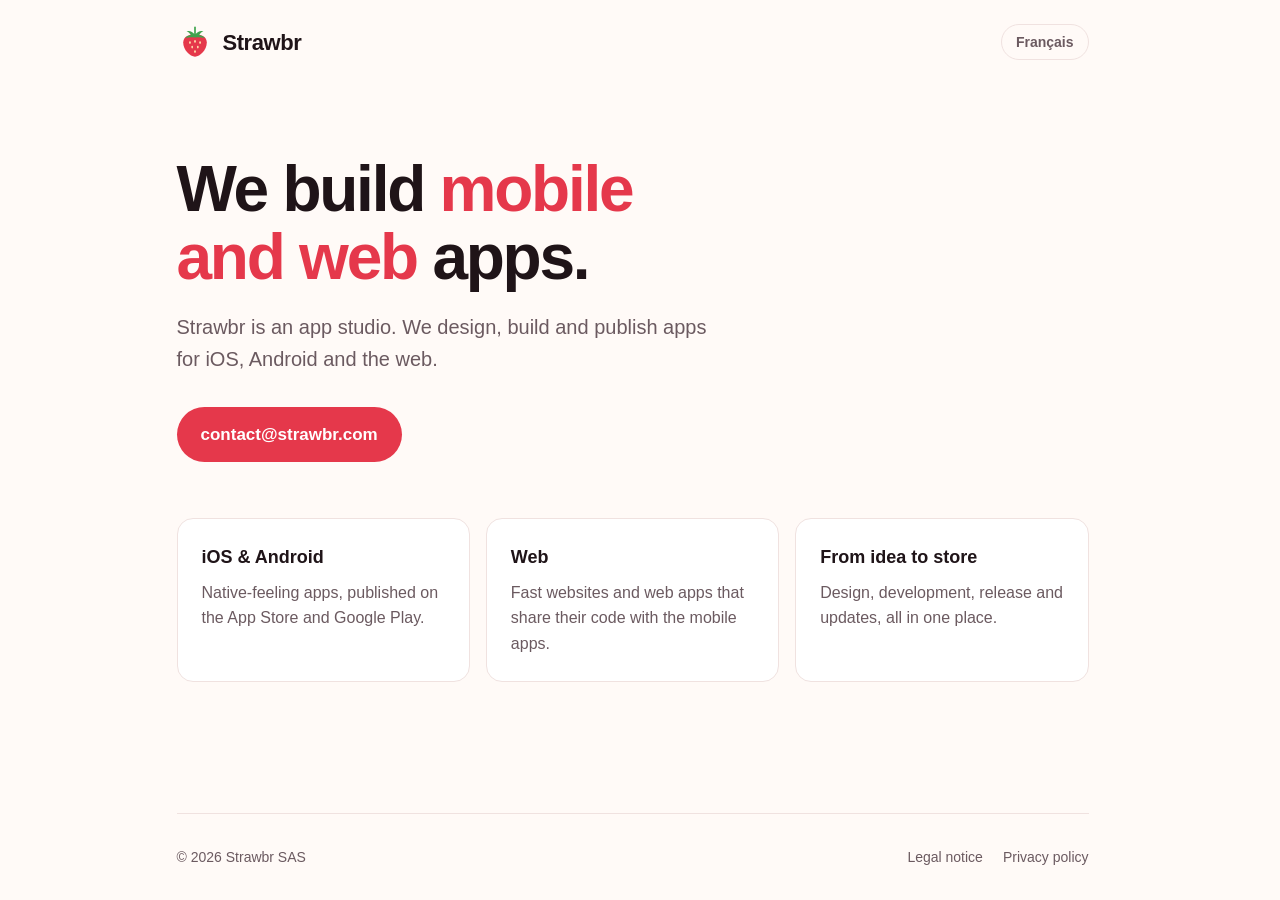
<file: index.html>
<!doctype html>
<html lang="en">
  <head>
    <meta charset="utf-8" />
    <meta name="viewport" content="width=device-width, initial-scale=1" />
    <title>Strawbr — Mobile &amp; web apps</title>
    <meta name="description" content="Strawbr designs and builds mobile and web apps." />
    <link rel="icon" href="/assets/logo.svg" type="image/svg+xml" />
    <link rel="stylesheet" href="/assets/styles.css" />
    <link rel="alternate" hreflang="en" href="https://strawbr.com/" />
    <link rel="alternate" hreflang="fr" href="https://strawbr.com/fr/" />
  </head>
  <body>
    <header class="site-header">
      <div class="container">
        <a class="brand" href="/"><img src="/assets/logo.svg" alt="" />Strawbr</a>
        <a class="language-switch" href="/fr/" hreflang="fr" lang="fr">Français</a>
      </div>
    </header>

    <main class="container">
      <section class="hero">
        <h1>We build <span>mobile and web</span> apps.</h1>
        <p>Strawbr is an app studio. We design, build and publish apps for iOS, Android and the web.</p>
        <a class="button" href="mailto:contact@strawbr.com">contact@strawbr.com</a>
      </section>

      <ul class="services">
        <li>
          <h2>iOS &amp; Android</h2>
          <p>Native-feeling apps, published on the App Store and Google Play.</p>
        </li>
        <li>
          <h2>Web</h2>
          <p>Fast websites and web apps that share their code with the mobile apps.</p>
        </li>
        <li>
          <h2>From idea to store</h2>
          <p>Design, development, release and updates, all in one place.</p>
        </li>
      </ul>
    </main>

    <footer class="site-footer">
      <div class="container">
        <span>© 2026 Strawbr SAS</span>
        <nav>
          <a href="/legal/">Legal notice</a>
          <a href="/privacy/">Privacy policy</a>
        </nav>
      </div>
    </footer>
  </body>
</html>
</file>
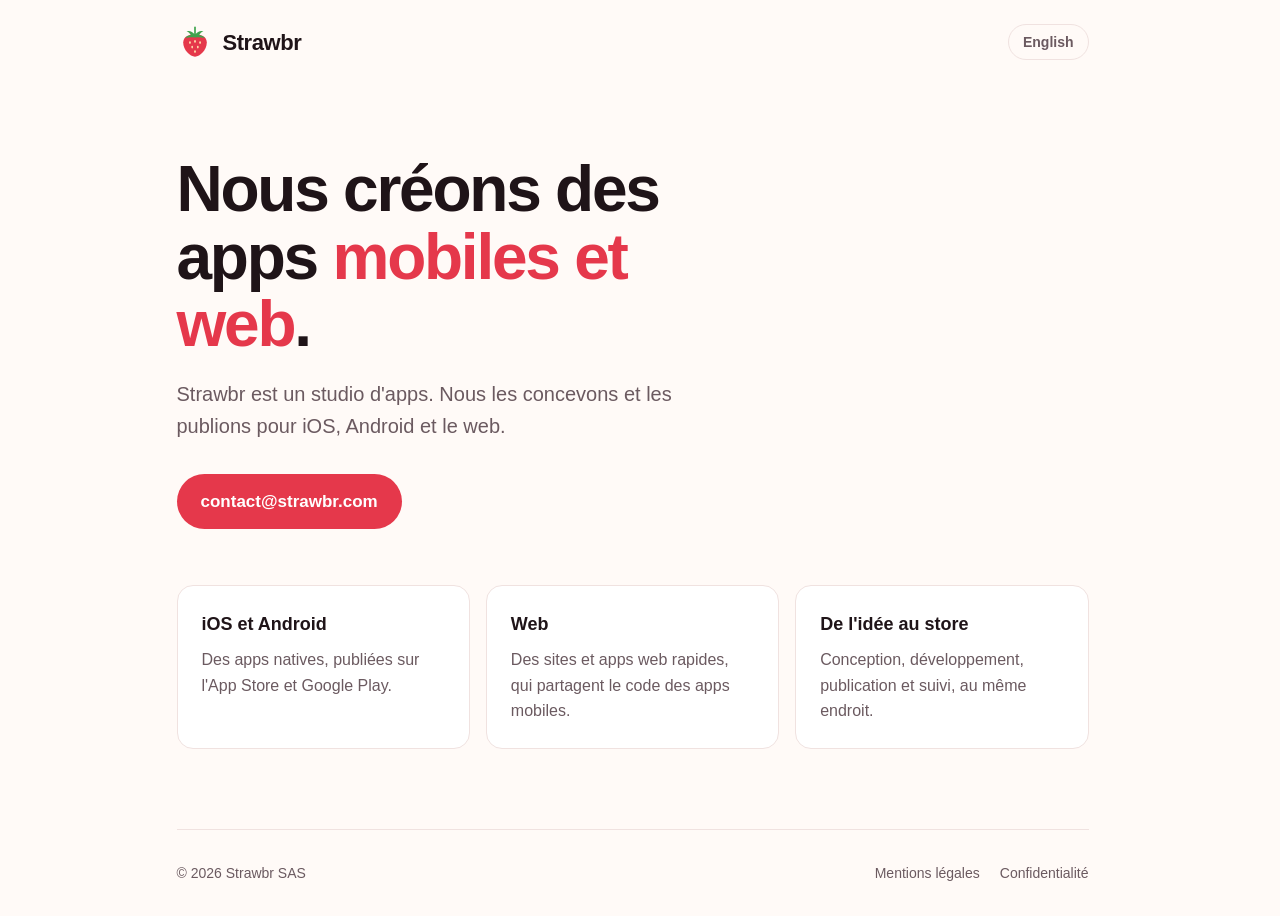
<file: fr/index.html>
<!doctype html>
<html lang="fr">
  <head>
    <meta charset="utf-8" />
    <meta name="viewport" content="width=device-width, initial-scale=1" />
    <title>Strawbr — Applications mobiles et web</title>
    <meta name="description" content="Strawbr conçoit et développe des applications mobiles et web." />
    <link rel="icon" href="/assets/logo.svg" type="image/svg+xml" />
    <link rel="stylesheet" href="/assets/styles.css" />
    <link rel="alternate" hreflang="en" href="https://strawbr.com/" />
    <link rel="alternate" hreflang="fr" href="https://strawbr.com/fr/" />
  </head>
  <body>
    <header class="site-header">
      <div class="container">
        <a class="brand" href="/fr/"><img src="/assets/logo.svg" alt="" />Strawbr</a>
        <a class="language-switch" href="/" hreflang="en" lang="en">English</a>
      </div>
    </header>

    <main class="container">
      <section class="hero">
        <h1>Nous créons des apps <span>mobiles et web</span>.</h1>
        <p>Strawbr est un studio d'apps. Nous les concevons et les publions pour iOS, Android et le web.</p>
        <a class="button" href="mailto:contact@strawbr.com">contact@strawbr.com</a>
      </section>

      <ul class="services">
        <li>
          <h2>iOS et Android</h2>
          <p>Des apps natives, publiées sur l'App Store et Google Play.</p>
        </li>
        <li>
          <h2>Web</h2>
          <p>Des sites et apps web rapides, qui partagent le code des apps mobiles.</p>
        </li>
        <li>
          <h2>De l'idée au store</h2>
          <p>Conception, développement, publication et suivi, au même endroit.</p>
        </li>
      </ul>
    </main>

    <footer class="site-footer">
      <div class="container">
        <span>© 2026 Strawbr SAS</span>
        <nav>
          <a href="/fr/mentions-legales/">Mentions légales</a>
          <a href="/fr/confidentialite/">Confidentialité</a>
        </nav>
      </div>
    </footer>
  </body>
</html>
</file>
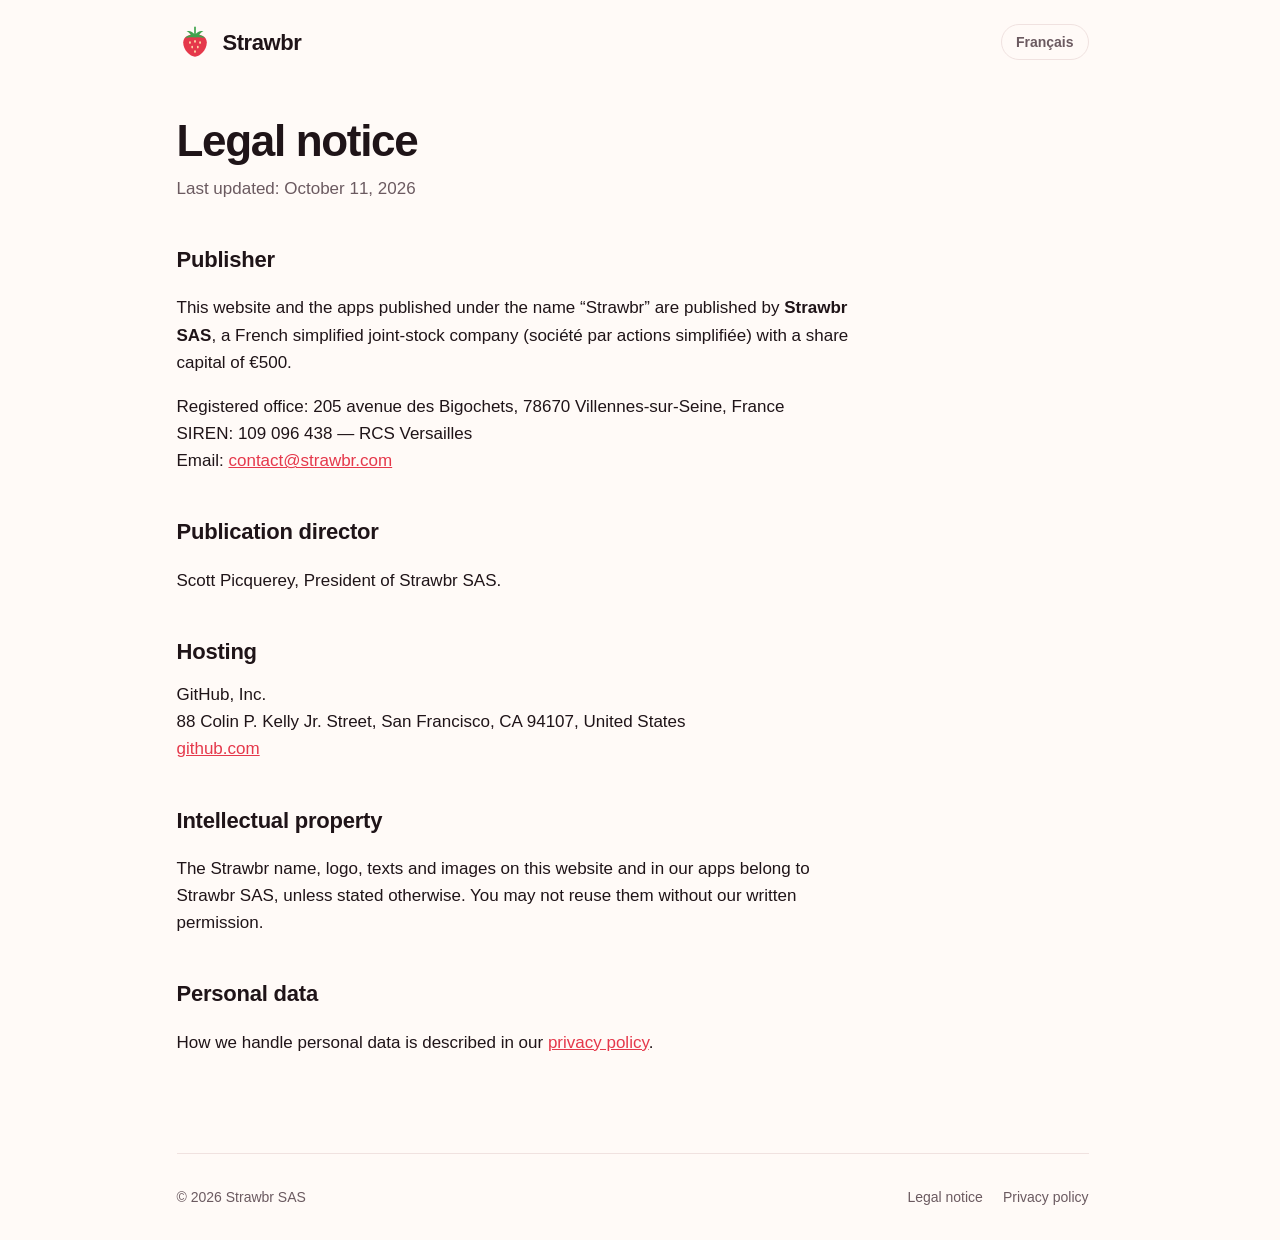
<file: legal/index.html>
<!doctype html>
<html lang="en">
  <head>
    <meta charset="utf-8" />
    <meta name="viewport" content="width=device-width, initial-scale=1" />
    <title>Legal notice — Strawbr</title>
    <meta name="description" content="Legal notice of Strawbr SAS." />
    <link rel="icon" href="/assets/logo.svg" type="image/svg+xml" />
    <link rel="stylesheet" href="/assets/styles.css" />
    <link rel="alternate" hreflang="en" href="https://strawbr.com/legal/" />
    <link rel="alternate" hreflang="fr" href="https://strawbr.com/fr/mentions-legales/" />
  </head>
  <body>
    <header class="site-header">
      <div class="container">
        <a class="brand" href="/"><img src="/assets/logo.svg" alt="" />Strawbr</a>
        <a class="language-switch" href="/fr/mentions-legales/" hreflang="fr" lang="fr">Français</a>
      </div>
    </header>

    <main class="container">
      <article class="legal">
        <h1>Legal notice</h1>
        <p class="updated">Last updated: October 11, 2026</p>

        <h2>Publisher</h2>
        <p>
          This website and the apps published under the name “Strawbr” are published by
          <strong>Strawbr SAS</strong>, a French simplified joint-stock company (société par actions simplifiée) with a share capital of €500.
        </p>
        <address>
          Registered office: 205 avenue des Bigochets, 78670 Villennes-sur-Seine, France<br />
          SIREN: 109 096 438 — RCS Versailles<br />
          Email: <a href="mailto:contact@strawbr.com">contact@strawbr.com</a>
        </address>

        <h2>Publication director</h2>
        <p>Scott Picquerey, President of Strawbr SAS.</p>

        <h2>Hosting</h2>
        <address>
          GitHub, Inc.<br />
          88 Colin P. Kelly Jr. Street, San Francisco, CA 94107, United States<br />
          <a href="https://github.com">github.com</a>
        </address>

        <h2>Intellectual property</h2>
        <p>
          The Strawbr name, logo, texts and images on this website and in our apps belong to Strawbr SAS, unless
          stated otherwise. You may not reuse them without our written permission.
        </p>

        <h2>Personal data</h2>
        <p>How we handle personal data is described in our <a href="/privacy/">privacy policy</a>.</p>
      </article>
    </main>

    <footer class="site-footer">
      <div class="container">
        <span>© 2026 Strawbr SAS</span>
        <nav>
          <a href="/legal/">Legal notice</a>
          <a href="/privacy/">Privacy policy</a>
        </nav>
      </div>
    </footer>
  </body>
</html>
</file>
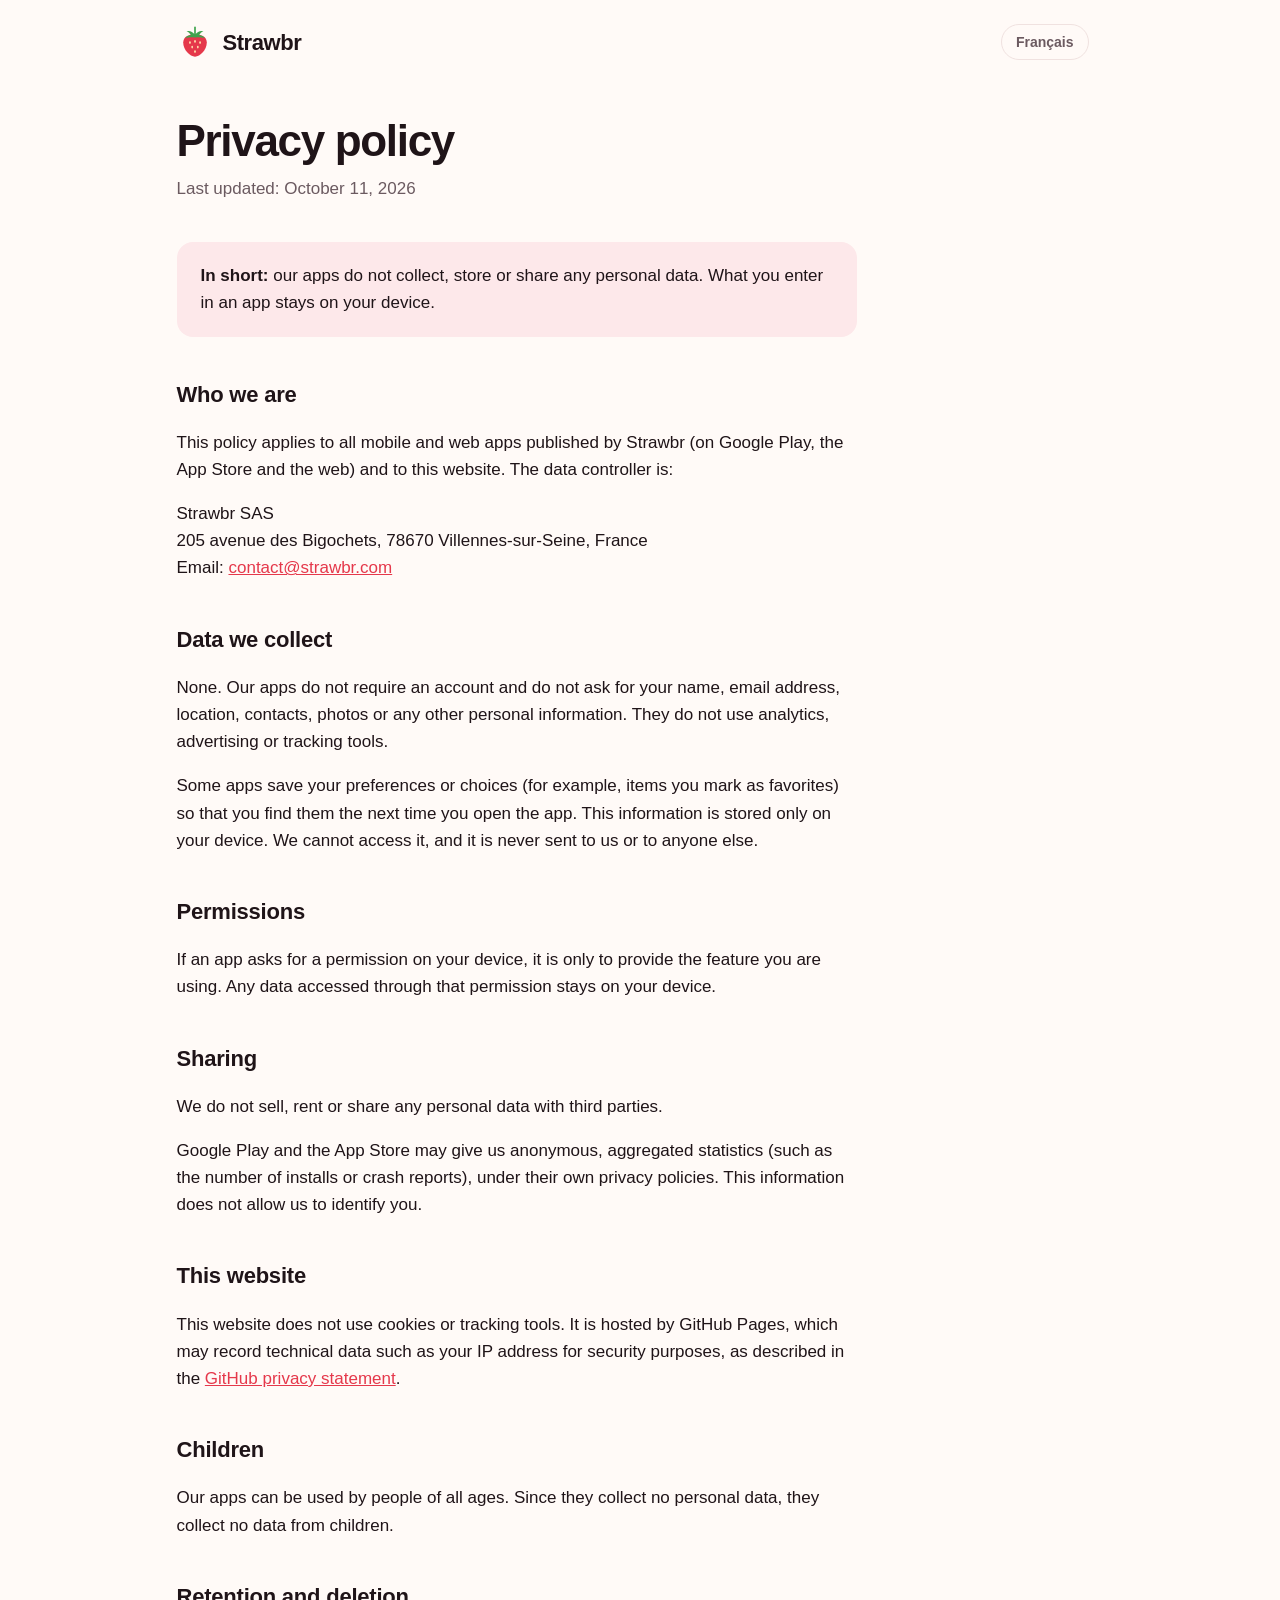
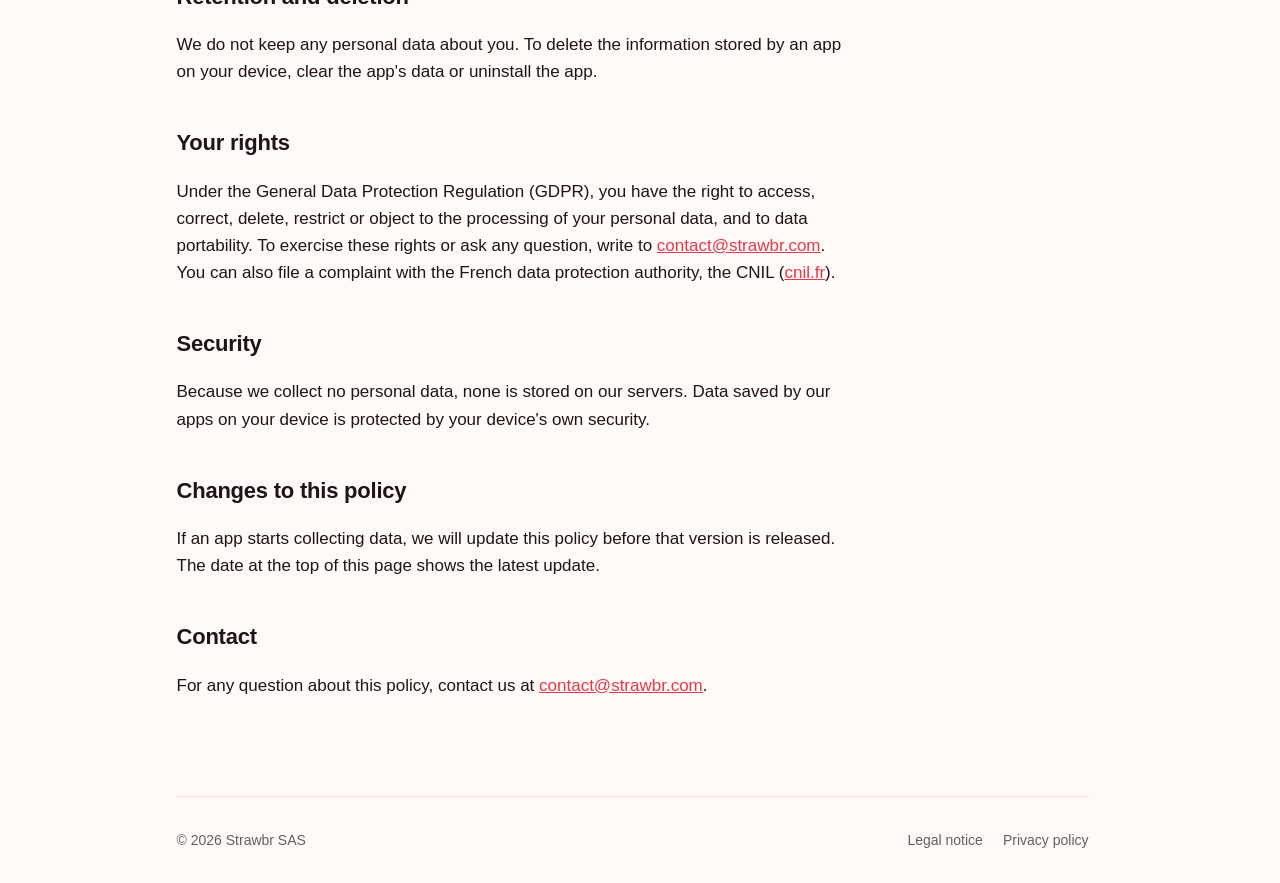
<file: privacy/index.html>
<!doctype html>
<html lang="en">
  <head>
    <meta charset="utf-8" />
    <meta name="viewport" content="width=device-width, initial-scale=1" />
    <title>Privacy policy — Strawbr</title>
    <meta name="description" content="Privacy policy for the Strawbr apps and website." />
    <link rel="icon" href="/assets/logo.svg" type="image/svg+xml" />
    <link rel="stylesheet" href="/assets/styles.css" />
    <link rel="alternate" hreflang="en" href="https://strawbr.com/privacy/" />
    <link rel="alternate" hreflang="fr" href="https://strawbr.com/fr/confidentialite/" />
  </head>
  <body>
    <header class="site-header">
      <div class="container">
        <a class="brand" href="/"><img src="/assets/logo.svg" alt="" />Strawbr</a>
        <a class="language-switch" href="/fr/confidentialite/" hreflang="fr" lang="fr">Français</a>
      </div>
    </header>

    <main class="container">
      <article class="legal">
        <h1>Privacy policy</h1>
        <p class="updated">Last updated: October 11, 2026</p>

        <p class="summary">
          <strong>In short:</strong> our apps do not collect, store or share any personal data. What you enter in an
          app stays on your device.
        </p>

        <h2>Who we are</h2>
        <p>
          This policy applies to all mobile and web apps published by Strawbr (on Google Play, the App Store and the
          web) and to this website. The data controller is:
        </p>
        <address>
          Strawbr SAS<br />
          205 avenue des Bigochets, 78670 Villennes-sur-Seine, France<br />
          Email: <a href="mailto:contact@strawbr.com">contact@strawbr.com</a>
        </address>

        <h2>Data we collect</h2>
        <p>
          None. Our apps do not require an account and do not ask for your name, email address, location, contacts,
          photos or any other personal information. They do not use analytics, advertising or tracking tools.
        </p>
        <p>
          Some apps save your preferences or choices (for example, items you mark as favorites) so that you find them
          the next time you open the app. This information is stored only on your device. We cannot access it, and it
          is never sent to us or to anyone else.
        </p>

        <h2>Permissions</h2>
        <p>
          If an app asks for a permission on your device, it is only to provide the feature you are using. Any data
          accessed through that permission stays on your device.
        </p>

        <h2>Sharing</h2>
        <p>We do not sell, rent or share any personal data with third parties.</p>
        <p>
          Google Play and the App Store may give us anonymous, aggregated statistics (such as the number of installs
          or crash reports), under their own privacy policies. This information does not allow us to identify you.
        </p>

        <h2>This website</h2>
        <p>
          This website does not use cookies or tracking tools. It is hosted by GitHub Pages, which may record
          technical data such as your IP address for security purposes, as described in the
          <a href="https://docs.github.com/en/site-policy/privacy-policies/github-general-privacy-statement">GitHub
            privacy statement</a>.
        </p>

        <h2>Children</h2>
        <p>
          Our apps can be used by people of all ages. Since they collect no personal data, they collect no data from
          children.
        </p>

        <h2>Retention and deletion</h2>
        <p>
          We do not keep any personal data about you. To delete the information stored by an app on your device,
          clear the app's data or uninstall the app.
        </p>

        <h2>Your rights</h2>
        <p>
          Under the General Data Protection Regulation (GDPR), you have the right to access, correct, delete, restrict
          or object to the processing of your personal data, and to data portability. To exercise these rights or ask
          any question, write to <a href="mailto:contact@strawbr.com">contact@strawbr.com</a>. You can also file a
          complaint with the French data protection authority, the CNIL (<a href="https://www.cnil.fr">cnil.fr</a>).
        </p>

        <h2>Security</h2>
        <p>
          Because we collect no personal data, none is stored on our servers. Data saved by our apps on your device is
          protected by your device's own security.
        </p>

        <h2>Changes to this policy</h2>
        <p>
          If an app starts collecting data, we will update this policy before that version is released. The date at
          the top of this page shows the latest update.
        </p>

        <h2>Contact</h2>
        <p>
          For any question about this policy, contact us at
          <a href="mailto:contact@strawbr.com">contact@strawbr.com</a>.
        </p>
      </article>
    </main>

    <footer class="site-footer">
      <div class="container">
        <span>© 2026 Strawbr SAS</span>
        <nav>
          <a href="/legal/">Legal notice</a>
          <a href="/privacy/">Privacy policy</a>
        </nav>
      </div>
    </footer>
  </body>
</html>
</file>
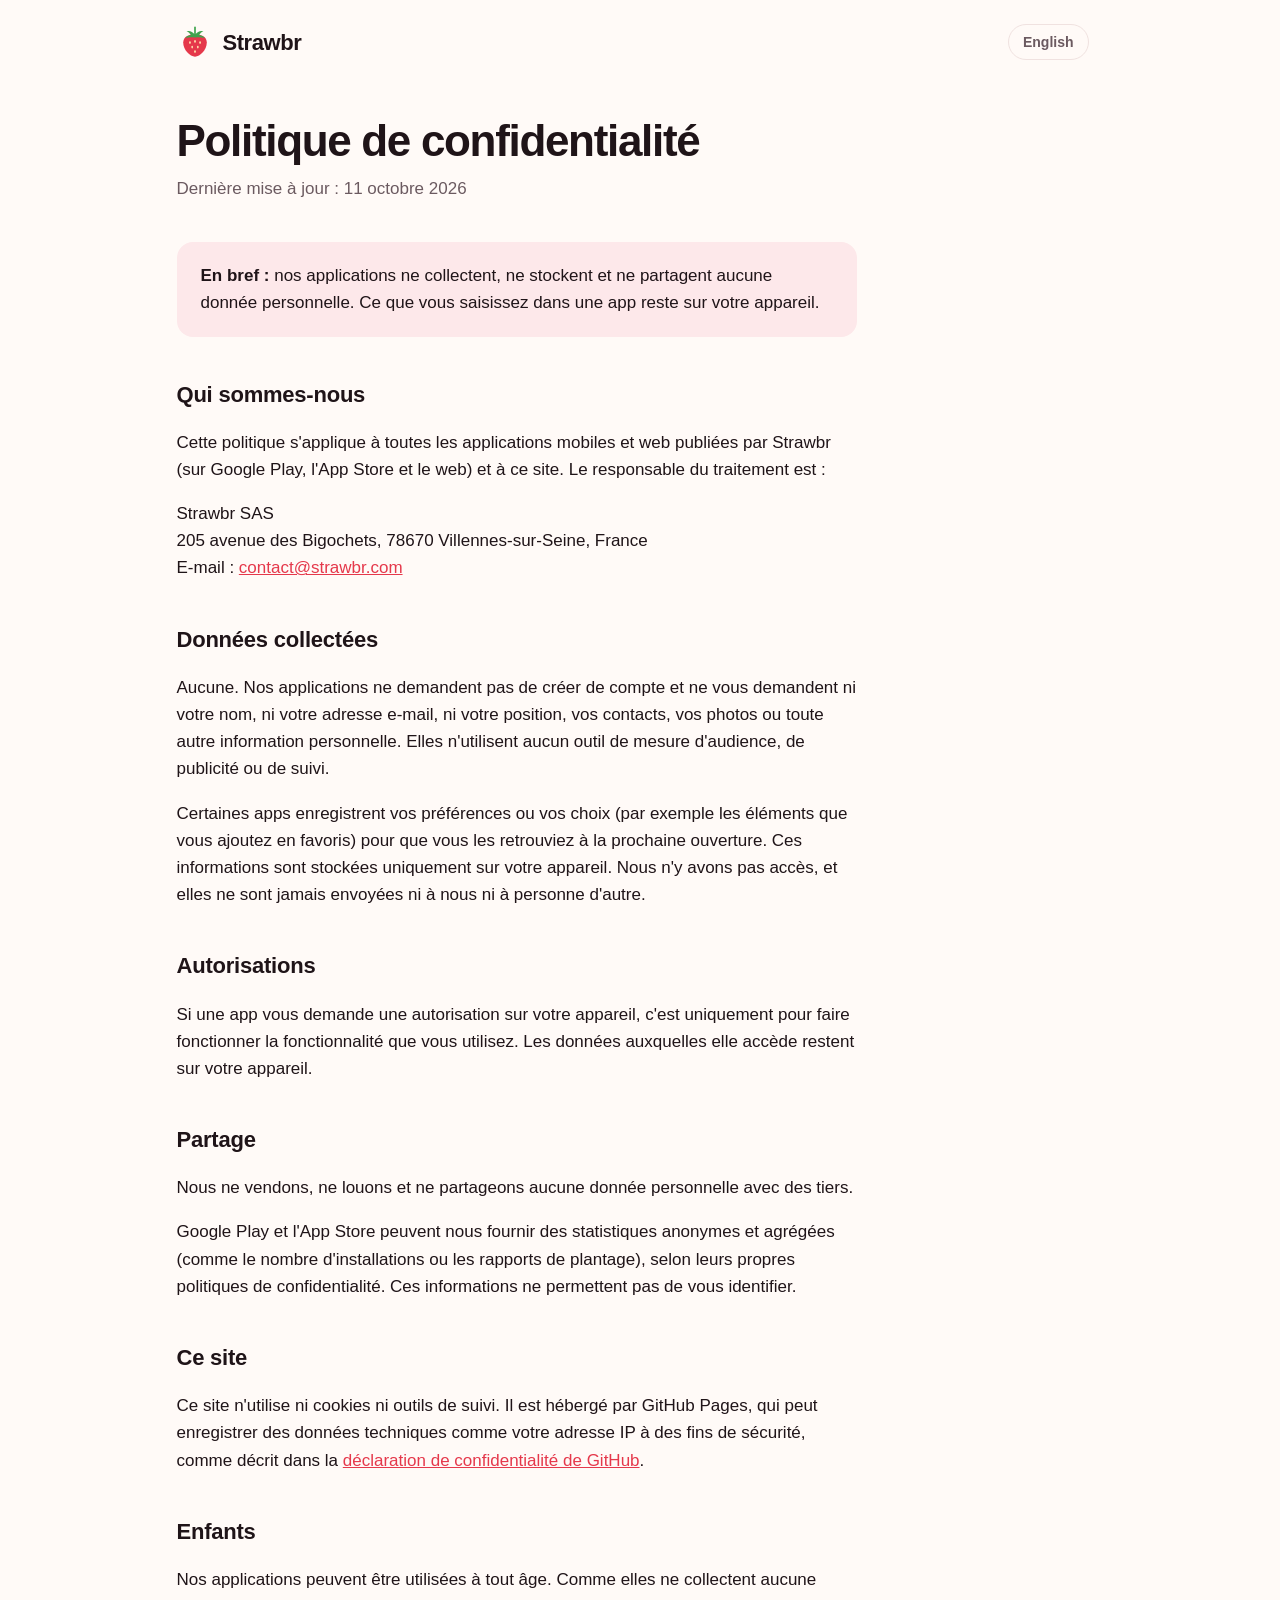
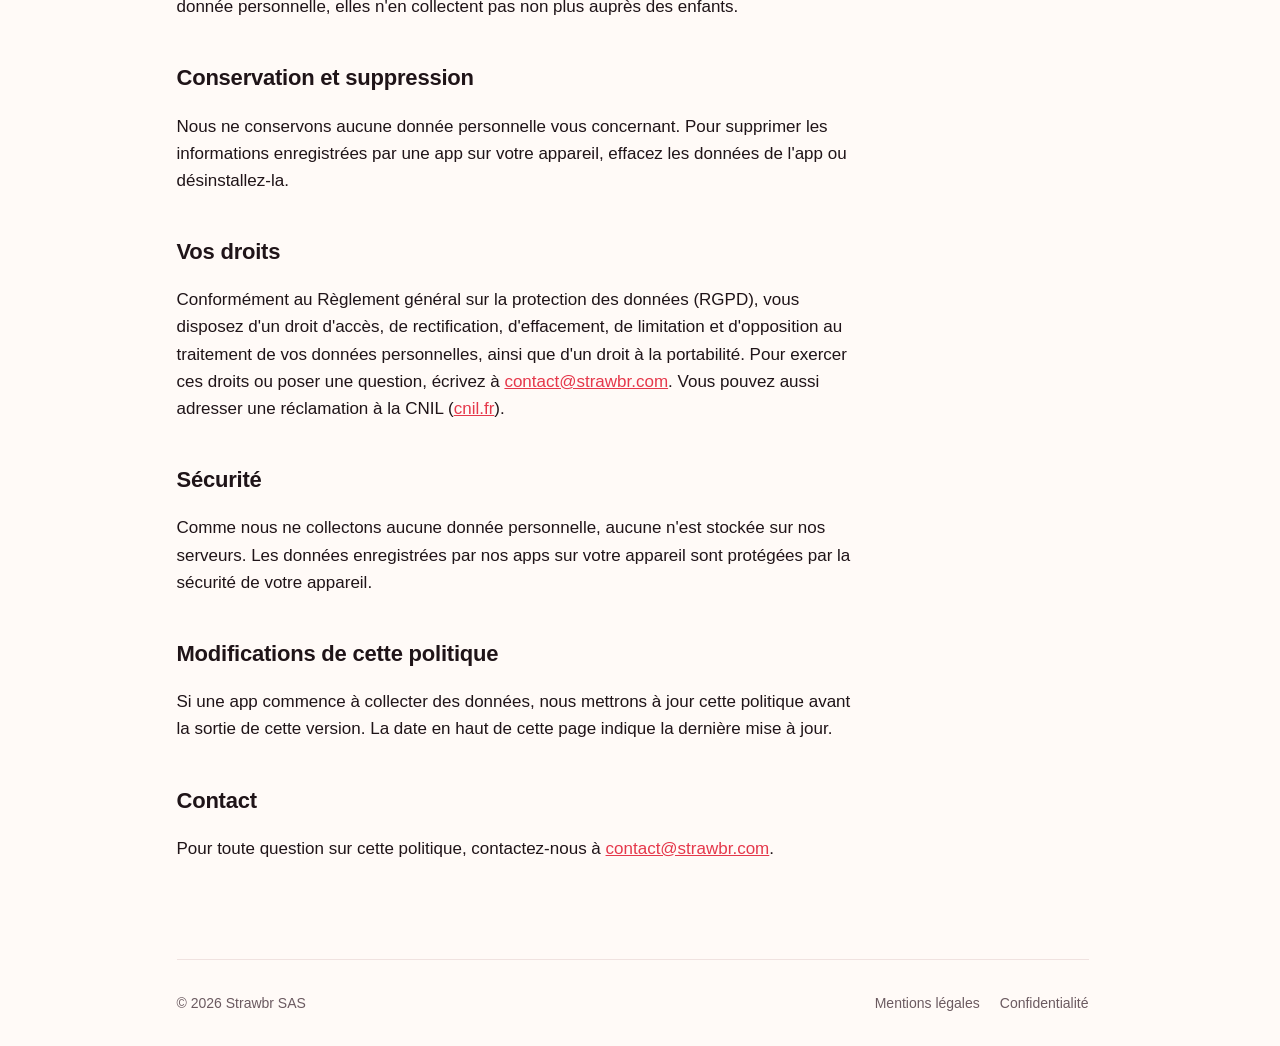
<file: fr/confidentialite/index.html>
<!doctype html>
<html lang="fr">
  <head>
    <meta charset="utf-8" />
    <meta name="viewport" content="width=device-width, initial-scale=1" />
    <title>Politique de confidentialité — Strawbr</title>
    <meta name="description" content="Politique de confidentialité des applications et du site Strawbr." />
    <link rel="icon" href="/assets/logo.svg" type="image/svg+xml" />
    <link rel="stylesheet" href="/assets/styles.css" />
    <link rel="alternate" hreflang="en" href="https://strawbr.com/privacy/" />
    <link rel="alternate" hreflang="fr" href="https://strawbr.com/fr/confidentialite/" />
  </head>
  <body>
    <header class="site-header">
      <div class="container">
        <a class="brand" href="/fr/"><img src="/assets/logo.svg" alt="" />Strawbr</a>
        <a class="language-switch" href="/privacy/" hreflang="en" lang="en">English</a>
      </div>
    </header>

    <main class="container">
      <article class="legal">
        <h1>Politique de confidentialité</h1>
        <p class="updated">Dernière mise à jour : 11 octobre 2026</p>

        <p class="summary">
          <strong>En bref :</strong> nos applications ne collectent, ne stockent et ne partagent aucune donnée
          personnelle. Ce que vous saisissez dans une app reste sur votre appareil.
        </p>

        <h2>Qui sommes-nous</h2>
        <p>
          Cette politique s'applique à toutes les applications mobiles et web publiées par Strawbr (sur Google Play,
          l'App Store et le web) et à ce site. Le responsable du traitement est :
        </p>
        <address>
          Strawbr SAS<br />
          205 avenue des Bigochets, 78670 Villennes-sur-Seine, France<br />
          E-mail : <a href="mailto:contact@strawbr.com">contact@strawbr.com</a>
        </address>

        <h2>Données collectées</h2>
        <p>
          Aucune. Nos applications ne demandent pas de créer de compte et ne vous demandent ni votre nom, ni votre
          adresse e-mail, ni votre position, vos contacts, vos photos ou toute autre information personnelle. Elles
          n'utilisent aucun outil de mesure d'audience, de publicité ou de suivi.
        </p>
        <p>
          Certaines apps enregistrent vos préférences ou vos choix (par exemple les éléments que vous ajoutez en
          favoris) pour que vous les retrouviez à la prochaine ouverture. Ces informations sont stockées uniquement
          sur votre appareil. Nous n'y avons pas accès, et elles ne sont jamais envoyées ni à nous ni à personne
          d'autre.
        </p>

        <h2>Autorisations</h2>
        <p>
          Si une app vous demande une autorisation sur votre appareil, c'est uniquement pour faire fonctionner la
          fonctionnalité que vous utilisez. Les données auxquelles elle accède restent sur votre appareil.
        </p>

        <h2>Partage</h2>
        <p>Nous ne vendons, ne louons et ne partageons aucune donnée personnelle avec des tiers.</p>
        <p>
          Google Play et l'App Store peuvent nous fournir des statistiques anonymes et agrégées (comme le nombre
          d'installations ou les rapports de plantage), selon leurs propres politiques de confidentialité. Ces
          informations ne permettent pas de vous identifier.
        </p>

        <h2>Ce site</h2>
        <p>
          Ce site n'utilise ni cookies ni outils de suivi. Il est hébergé par GitHub Pages, qui peut enregistrer des
          données techniques comme votre adresse IP à des fins de sécurité, comme décrit dans la
          <a href="https://docs.github.com/en/site-policy/privacy-policies/github-general-privacy-statement">déclaration
            de confidentialité de GitHub</a>.
        </p>

        <h2>Enfants</h2>
        <p>
          Nos applications peuvent être utilisées à tout âge. Comme elles ne collectent aucune donnée personnelle,
          elles n'en collectent pas non plus auprès des enfants.
        </p>

        <h2>Conservation et suppression</h2>
        <p>
          Nous ne conservons aucune donnée personnelle vous concernant. Pour supprimer les informations enregistrées
          par une app sur votre appareil, effacez les données de l'app ou désinstallez-la.
        </p>

        <h2>Vos droits</h2>
        <p>
          Conformément au Règlement général sur la protection des données (RGPD), vous disposez d'un droit d'accès,
          de rectification, d'effacement, de limitation et d'opposition au traitement de vos données personnelles,
          ainsi que d'un droit à la portabilité. Pour exercer ces droits ou poser une question, écrivez à
          <a href="mailto:contact@strawbr.com">contact@strawbr.com</a>. Vous pouvez aussi adresser une réclamation à
          la CNIL (<a href="https://www.cnil.fr">cnil.fr</a>).
        </p>

        <h2>Sécurité</h2>
        <p>
          Comme nous ne collectons aucune donnée personnelle, aucune n'est stockée sur nos serveurs. Les données
          enregistrées par nos apps sur votre appareil sont protégées par la sécurité de votre appareil.
        </p>

        <h2>Modifications de cette politique</h2>
        <p>
          Si une app commence à collecter des données, nous mettrons à jour cette politique avant la sortie de cette
          version. La date en haut de cette page indique la dernière mise à jour.
        </p>

        <h2>Contact</h2>
        <p>
          Pour toute question sur cette politique, contactez-nous à
          <a href="mailto:contact@strawbr.com">contact@strawbr.com</a>.
        </p>
      </article>
    </main>

    <footer class="site-footer">
      <div class="container">
        <span>© 2026 Strawbr SAS</span>
        <nav>
          <a href="/fr/mentions-legales/">Mentions légales</a>
          <a href="/fr/confidentialite/">Confidentialité</a>
        </nav>
      </div>
    </footer>
  </body>
</html>
</file>
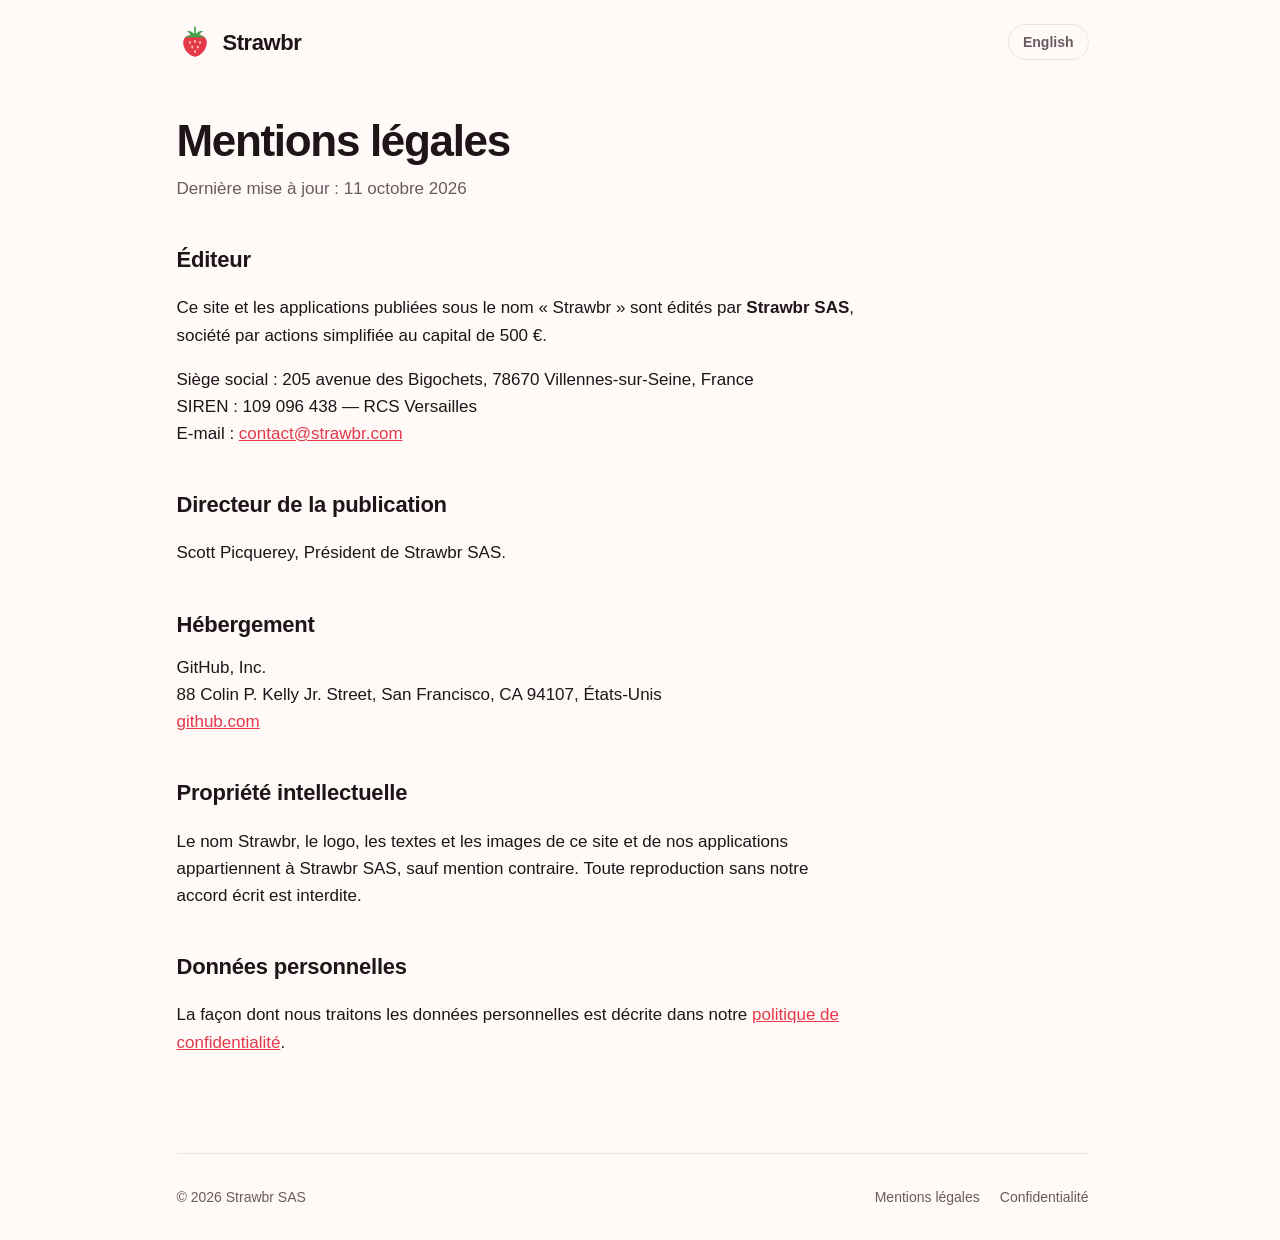
<file: fr/mentions-legales/index.html>
<!doctype html>
<html lang="fr">
  <head>
    <meta charset="utf-8" />
    <meta name="viewport" content="width=device-width, initial-scale=1" />
    <title>Mentions légales — Strawbr</title>
    <meta name="description" content="Mentions légales de Strawbr SAS." />
    <link rel="icon" href="/assets/logo.svg" type="image/svg+xml" />
    <link rel="stylesheet" href="/assets/styles.css" />
    <link rel="alternate" hreflang="en" href="https://strawbr.com/legal/" />
    <link rel="alternate" hreflang="fr" href="https://strawbr.com/fr/mentions-legales/" />
  </head>
  <body>
    <header class="site-header">
      <div class="container">
        <a class="brand" href="/fr/"><img src="/assets/logo.svg" alt="" />Strawbr</a>
        <a class="language-switch" href="/legal/" hreflang="en" lang="en">English</a>
      </div>
    </header>

    <main class="container">
      <article class="legal">
        <h1>Mentions légales</h1>
        <p class="updated">Dernière mise à jour : 11 octobre 2026</p>

        <h2>Éditeur</h2>
        <p>
          Ce site et les applications publiées sous le nom « Strawbr » sont édités par <strong>Strawbr SAS</strong>,
          société par actions simplifiée au capital de 500 €.
        </p>
        <address>
          Siège social : 205 avenue des Bigochets, 78670 Villennes-sur-Seine, France<br />
          SIREN : 109 096 438 — RCS Versailles<br />
          E-mail : <a href="mailto:contact@strawbr.com">contact@strawbr.com</a>
        </address>

        <h2>Directeur de la publication</h2>
        <p>Scott Picquerey, Président de Strawbr SAS.</p>

        <h2>Hébergement</h2>
        <address>
          GitHub, Inc.<br />
          88 Colin P. Kelly Jr. Street, San Francisco, CA 94107, États-Unis<br />
          <a href="https://github.com">github.com</a>
        </address>

        <h2>Propriété intellectuelle</h2>
        <p>
          Le nom Strawbr, le logo, les textes et les images de ce site et de nos applications appartiennent à
          Strawbr SAS, sauf mention contraire. Toute reproduction sans notre accord écrit est interdite.
        </p>

        <h2>Données personnelles</h2>
        <p>
          La façon dont nous traitons les données personnelles est décrite dans notre
          <a href="/fr/confidentialite/">politique de confidentialité</a>.
        </p>
      </article>
    </main>

    <footer class="site-footer">
      <div class="container">
        <span>© 2026 Strawbr SAS</span>
        <nav>
          <a href="/fr/mentions-legales/">Mentions légales</a>
          <a href="/fr/confidentialite/">Confidentialité</a>
        </nav>
      </div>
    </footer>
  </body>
</html>
</file>
<file: assets/styles.css>
:root {
  --color-background: #fffaf7;
  --color-surface: #ffffff;
  --color-ink: #1f1418;
  --color-ink-muted: #6b5a60;
  --color-border: #f0e2e0;
  --color-accent: #e5384b;
  --color-accent-soft: #fde8ea;

  --font-body: -apple-system, BlinkMacSystemFont, "Segoe UI", Roboto, "Helvetica Neue", Arial, sans-serif;
  --max-width-page: 960px;
  --max-width-text: 680px;
  --radius-card: 16px;
}

@media (prefers-color-scheme: dark) {
  :root {
    --color-background: #161013;
    --color-surface: #211a1d;
    --color-ink: #f7eef0;
    --color-ink-muted: #b3a2a8;
    --color-border: #33282c;
    --color-accent: #ff5a6c;
    --color-accent-soft: #3a1d23;
  }
}

*,
*::before,
*::after {
  box-sizing: border-box;
}

html {
  -webkit-text-size-adjust: 100%;
  scrollbar-gutter: stable; /* Évite le décalage entre une page courte et une page qui défile */
}

body {
  margin: 0;
  min-height: 100vh;
  display: flex;
  flex-direction: column;
  background: var(--color-background);
  color: var(--color-ink);
  font-family: var(--font-body);
  font-size: 17px;
  line-height: 1.6;
}

a {
  color: var(--color-accent);
}

.container {
  width: 100%;
  max-width: var(--max-width-page);
  margin: 0 auto;
  padding: 0 24px;
}

/* Header */

.site-header {
  padding: 24px 0;
}

.site-header .container {
  display: flex;
  align-items: center;
  justify-content: space-between;
  gap: 16px;
}

.language-switch {
  padding: 6px 14px;
  border: 1px solid var(--color-border);
  border-radius: 999px;
  color: var(--color-ink-muted);
  font-size: 14px;
  font-weight: 600;
  text-decoration: none;
}

.language-switch:hover {
  color: var(--color-ink);
  border-color: var(--color-ink-muted);
}

.brand {
  display: inline-flex;
  align-items: center;
  gap: 10px;
  color: var(--color-ink);
  font-size: 22px;
  font-weight: 700;
  letter-spacing: -0.02em;
  text-decoration: none;
}

.brand img {
  width: 36px;
  height: 36px;
}

main {
  flex: 1;
}

/* Home */

.hero {
  padding: 72px 0 56px;
}

.hero h1 {
  max-width: 16ch; /* Le titre tient sur 2 lignes en anglais comme en français */
  margin: 0 0 20px;
  font-size: clamp(40px, 7vw, 64px);
  line-height: 1.05;
  letter-spacing: -0.035em;
}

.hero h1 span {
  color: var(--color-accent);
}

.hero p {
  max-width: 34rem;
  margin: 0 0 32px;
  color: var(--color-ink-muted);
  font-size: 20px;
}

.button {
  display: inline-block;
  padding: 14px 24px;
  border-radius: 999px;
  background: var(--color-accent);
  color: #ffffff;
  font-weight: 600;
  text-decoration: none;
}

.button:hover {
  filter: brightness(1.08);
}

.services {
  display: grid;
  grid-template-columns: repeat(auto-fit, minmax(240px, 1fr));
  gap: 16px;
  margin: 0 0 80px;
  padding: 0;
  list-style: none;
}

.services li {
  padding: 24px;
  border: 1px solid var(--color-border);
  border-radius: var(--radius-card);
  background: var(--color-surface);
}

.services h2 {
  margin: 0 0 8px;
  font-size: 18px;
}

.services p {
  margin: 0;
  color: var(--color-ink-muted);
  font-size: 16px;
}

/* Legal pages */

.legal {
  max-width: var(--max-width-text);
  padding: 32px 0 80px;
}

.legal h1 {
  margin: 0 0 8px;
  font-size: clamp(32px, 5vw, 44px);
  line-height: 1.15;
  letter-spacing: -0.03em;
}

.legal .updated {
  margin: 0 0 40px;
  color: var(--color-ink-muted);
}

.legal h2 {
  margin: 40px 0 12px;
  font-size: 22px;
  letter-spacing: -0.01em;
}

.legal address {
  font-style: normal;
}

.legal .summary {
  padding: 20px 24px;
  border-radius: var(--radius-card);
  background: var(--color-accent-soft);
}

/* Footer */

.site-footer {
  padding: 0 24px;
  color: var(--color-ink-muted);
  font-size: 14px;
}

/* Ligne limitée au contenu : elle ne s'arrête pas avant la place réservée à la barre de défilement */
.site-footer .container {
  max-width: calc(var(--max-width-page) - 48px);
  padding: 32px 0;
  border-top: 1px solid var(--color-border);
  display: flex;
  flex-wrap: wrap;
  justify-content: space-between;
  gap: 12px;
}

.site-footer nav {
  display: flex;
  gap: 20px;
}

.site-footer a {
  color: var(--color-ink-muted);
  text-decoration: none;
}

.site-footer a:hover {
  color: var(--color-ink);
  text-decoration: underline;
}
</file>
